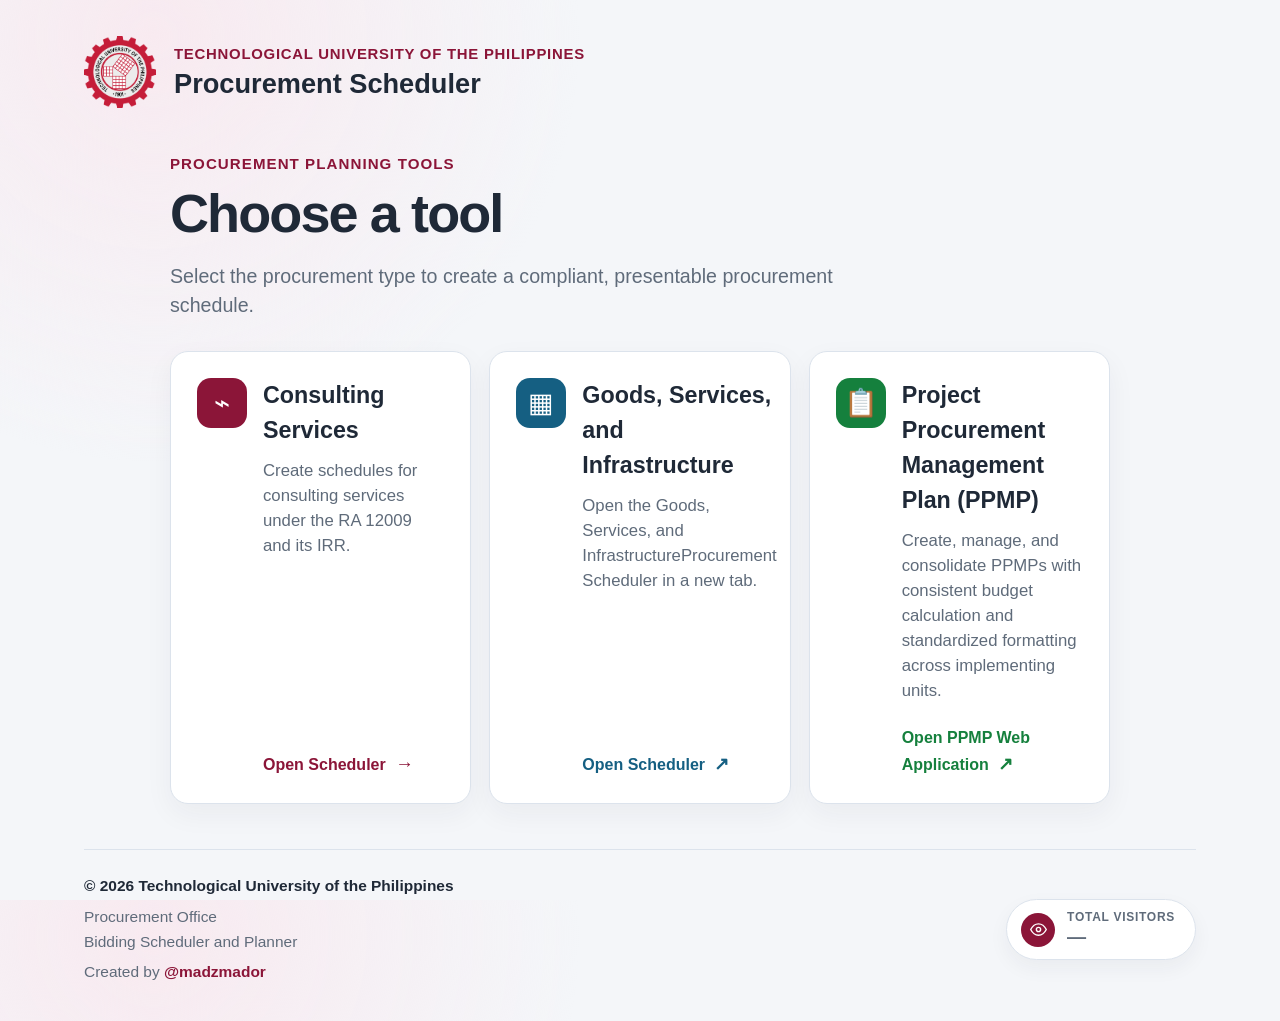
<file: index.html>
<!doctype html>
<html lang="en">
  <head>
    <meta charset="utf-8" />
    <meta name="viewport" content="width=device-width, initial-scale=1" />
    <meta name="theme-color" content="#8b1538" />
    <title>Procurement Scheduler | TUP Manila</title>
    <link rel="icon" type="image/png" href="assets/images/tup-logo.png" />
    <link rel="stylesheet" href="assets/css/landing.css" />
  </head>
  <body>
    <main class="landing-shell">
      <header class="site-header">
        <img
          src="assets/images/tup-logo.png"
          alt="Technological University of the Philippines logo"
        />
        <div>
          <p>Technological University of the Philippines</p>
          <h1>Procurement Scheduler</h1>
        </div>
      </header>
      <section class="hero" aria-labelledby="schedulerChoice">
        <p class="eyebrow">Procurement planning tools</p>
        <h2 id="schedulerChoice">Choose a tool</h2>
        <p class="intro">
          Select the procurement type to create a compliant, presentable
          procurement schedule.
        </p>
        <div class="scheduler-options">
          <a class="scheduler-card consulting-card" href="consulting.html">
            <span class="card-icon" aria-hidden="true">⌁</span>
            <span class="card-content"
              ><strong>Consulting Services</strong>
              <span
                >Create schedules for consulting services under the RA 12009 and
                its IRR.</span
              ><span class="card-action"
                >Open Scheduler <b aria-hidden="true">→</b></span
              ></span
            >
          </a>
          <a
            class="scheduler-card goods-card"
            href="https://goodsscheduler.netlify.app/"
            target="_blank"
            rel="noopener noreferrer"
          >
            <span class="card-icon" aria-hidden="true">▦</span>
            <span class="card-content"
              ><strong>Goods, Services, and Infrastructure</strong
              ><span
                >Open the Goods, Services, and InfrastructureProcurement
                Scheduler in a new tab.</span
              ><span class="card-action"
                >Open Scheduler <b aria-hidden="true">↗</b></span
              ></span
            >
          </a>
          <a
            class="scheduler-card ppmp-card"
            href="https://tupngpappmp.netlify.app/"
            target="_blank"
            rel="noopener noreferrer"
          >
            <span class="card-icon" aria-hidden="true">📋</span>
            <span class="card-content"
              ><strong>Project Procurement Management Plan (PPMP)</strong
              ><span
                >Create, manage, and consolidate PPMPs with consistent budget
                calculation and standardized formatting across implementing
                units.</span
              ><span class="card-action"
                >Open PPMP Web Application <b aria-hidden="true">↗</b></span
              ></span
            >
          </a>
        </div>
      </section>
      <footer class="site-footer">
        <div class="footer-container">
          <div class="footer-text">
            <p class="footer-copyright">
              © 2026 Technological University of the Philippines
            </p>
            <p class="footer-office">
              Procurement Office<br />Bidding Scheduler and Planner
            </p>
            <p class="footer-credit">
              Created by
              <a
                href="https://github.com/madzmador"
                target="_blank"
                rel="noopener noreferrer"
                >@madzmador</a
              >
            </p>
          </div>
          <div class="visitor-badge">
            <span class="visitor-icon" aria-hidden="true">
              <svg
                viewBox="0 0 24 24"
                fill="none"
                stroke="currentColor"
                stroke-width="2"
                stroke-linecap="round"
                stroke-linejoin="round"
              >
                <path d="M1 12s4-8 11-8 11 8 11 8-4 8-11 8-11-8-11-8Z" />
                <circle cx="12" cy="12" r="3" />
              </svg>
            </span>
            <span class="visitor-meta">
              <span class="visitor-label">Total visitors</span>
              <span id="visitorCount" class="visitor-count"
                ><span class="digit-loading">•••</span></span
              >
            </span>
          </div>
        </div>
      </footer>
    </main>
    <script src="assets/js/visitor-counter.js"></script>
  </body>
</html>
</file>
<file: assets/css/landing.css>
:root {
  --maroon: #8b1538;
  --ink: #1f2937;
  --muted: #5f6b7a;
  --line: #dce3ec;
  --canvas: #f4f6f9;
}
* {
  box-sizing: border-box;
}
html {
  height: 100%;
}
body {
  min-width: 320px;
  min-height: 100%;
  margin: 0;
  overflow-x: hidden;
  color: var(--ink);
  background:
    radial-gradient(circle at 12% 4%, #f8eaf0 0, transparent 30%), var(--canvas);
  font:
    clamp(15px, 1vw + 0.6vmin, 19px)/1.5 Inter,
    "Segoe UI",
    Arial,
    sans-serif;
}
.landing-shell {
  width: min(100%, 1240px);
  min-height: 100dvh;
  margin: auto;
  padding: clamp(14px, 4vmin, 64px) clamp(16px, 5vw, 76px);
  display: flex;
  flex-direction: column;
}
.site-header {
  display: flex;
  align-items: center;
  gap: clamp(10px, 2.5vmin, 18px);
}
.site-header img {
  width: clamp(40px, 8vmin, 84px);
  height: auto;
}
.site-header p {
  margin: 0;
  color: var(--maroon);
  font-size: 0.82em;
  font-weight: 750;
  letter-spacing: 0.05em;
  text-transform: uppercase;
}
.site-header h1 {
  margin: 2px 0 0;
  font-size: clamp(1.05rem, 3.2vmin, 1.7rem);
  line-height: 1.2;
}
.hero {
  width: min(100%, 940px);
  margin: auto;
  padding: clamp(10px, 5vmin, 64px) 0;
}
.eyebrow {
  margin: 0 0 8px;
  color: var(--maroon);
  font-size: 0.83em;
  font-weight: 750;
  letter-spacing: 0.07em;
  text-transform: uppercase;
}
.hero h2 {
  max-width: 680px;
  margin: 0;
  font-size: clamp(1.5rem, 6vmin, 3.6rem);
  line-height: 1.08;
  letter-spacing: -0.035em;
}
.intro {
  max-width: 670px;
  margin: clamp(10px, 2.5vmin, 20px) 0 clamp(14px, 3.5vmin, 30px);
  color: var(--muted);
  font-size: 1.08em;
}
.scheduler-options {
  display: grid;
  grid-template-columns: repeat(auto-fit, minmax(min(240px, 100%), 1fr));
  gap: clamp(10px, 2.5vmin, 18px);
}
.scheduler-card {
  min-height: clamp(110px, 22vmin, 220px);
  padding: clamp(14px, 3.2vmin, 26px);
  display: flex;
  gap: clamp(10px, 2.4vmin, 16px);
  text-decoration: none;
  color: inherit;
  background: #fff;
  border: 1px solid var(--line);
  border-radius: 18px;
  box-shadow: 0 10px 28px #1f29370d;
  transition:
    transform 0.18s ease,
    box-shadow 0.18s ease,
    border-color 0.18s ease;
}
.scheduler-card:hover {
  transform: translateY(-4px);
  border-color: #b798a5;
  box-shadow: 0 16px 32px #1f29371a;
}
.scheduler-card:focus-visible {
  outline: 4px solid #0b6e9955;
  outline-offset: 4px;
}
.card-icon {
  width: clamp(36px, 7vmin, 50px);
  height: clamp(36px, 7vmin, 50px);
  flex: none;
  display: grid;
  place-items: center;
  color: #fff;
  background: var(--maroon);
  border-radius: 14px;
  font-size: clamp(1.2rem, 3.4vmin, 1.7rem);
}
.goods-card .card-icon {
  background: #155f82;
}
.ppmp-card .card-icon {
  background: #15803d;
}
.card-content {
  display: flex;
  flex-direction: column;
  align-items: flex-start;
}
.card-content strong {
  font-size: clamp(1rem, 2.6vmin, 1.28em);
}
.card-content > span:not(.card-action) {
  margin-top: clamp(6px, 1.6vmin, 10px);
  color: var(--muted);
  font-size: 0.92em;
}
.card-action {
  margin-top: auto;
  padding-top: clamp(10px, 2.8vmin, 22px);
  color: var(--maroon);
  font-size: 0.88em;
  font-weight: 750;
}
.goods-card .card-action {
  color: #155f82;
}
.ppmp-card .card-action {
  color: #15803d;
}
.card-action b {
  margin-left: 5px;
  font-size: 1.15em;
}
.site-footer {
  margin-top: auto;
  width: 100%;
}
.footer-container {
  width: 100%;
  margin: 0 auto;
  padding: clamp(12px, 3vmin, 24px) 0 0;
  display: flex;
  flex-wrap: wrap;
  align-items: center;
  justify-content: space-between;
  gap: clamp(10px, 2.5vmin, 20px);
  border-top: 1px solid var(--line);
  animation: footerRise 0.7s ease both;
}
@keyframes footerRise {
  from {
    opacity: 0;
    transform: translateY(14px);
  }
  to {
    opacity: 1;
    transform: translateY(0);
  }
}
.footer-text {
  text-align: left;
  color: var(--muted);
  font-size: 0.85em;
  line-height: 1.6;
}
.footer-copyright {
  margin: 0 0 6px;
  color: var(--ink);
  font-weight: 700;
}
.footer-office {
  margin: 0 0 6px;
}
.footer-credit {
  margin: 0;
}
.footer-credit a {
  position: relative;
  color: var(--maroon);
  font-weight: 700;
  text-decoration: none;
}
.footer-credit a::after {
  content: "";
  position: absolute;
  right: 100%;
  bottom: -2px;
  left: 0;
  height: 1px;
  background: var(--maroon);
  transition: right 0.25s ease;
}
.footer-credit a:hover::after {
  right: 0;
}
.visitor-badge {
  display: flex;
  align-items: center;
  gap: clamp(8px, 2vmin, 12px);
  padding: clamp(6px, 1.6vmin, 10px) clamp(12px, 3vmin, 20px) clamp(6px, 1.6vmin, 10px)
    clamp(10px, 2.4vmin, 14px);
  background: #fff;
  border: 1px solid var(--line);
  border-radius: 999px;
  box-shadow: 0 8px 20px #1f29370d;
  transition:
    transform 0.2s ease,
    box-shadow 0.2s ease;
}
.visitor-badge:hover {
  box-shadow: 0 12px 26px #1f293717;
  transform: translateY(-3px);
}
.visitor-icon {
  display: grid;
  flex: none;
  place-items: center;
  width: 34px;
  height: 34px;
  color: #fff;
  background: var(--maroon);
  border-radius: 50%;
  animation: pulseGlow 2.4s ease-in-out infinite;
}
@keyframes pulseGlow {
  0%,
  100% {
    box-shadow: 0 0 0 0 #8b153840;
  }
  50% {
    box-shadow: 0 0 0 7px #8b153800;
  }
}
.visitor-icon svg {
  width: 17px;
  height: 17px;
}
.visitor-meta {
  display: flex;
  flex-direction: column;
  line-height: 1.25;
}
.visitor-label {
  color: var(--muted);
  font-size: 0.66em;
  font-weight: 750;
  letter-spacing: 0.06em;
  text-transform: uppercase;
}
.visitor-count {
  color: var(--ink);
  font-size: 1.05em;
  font-weight: 800;
  font-variant-numeric: tabular-nums;
}
.visitor-count-error {
  color: var(--muted);
  font-weight: 600;
}
.digit-loading {
  display: inline-block;
  animation: dotsPulse 1.2s ease-in-out infinite;
}
@keyframes dotsPulse {
  0%,
  100% {
    opacity: 0.25;
  }
  50% {
    opacity: 1;
  }
}
@media (max-width: 700px) {
  .scheduler-options {
    grid-template-columns: 1fr;
  }
  .footer-container {
    flex-direction: column;
    align-items: flex-start;
    text-align: left;
  }
}
@media print {
  .site-footer {
    display: none !important;
  }
}
</file>
